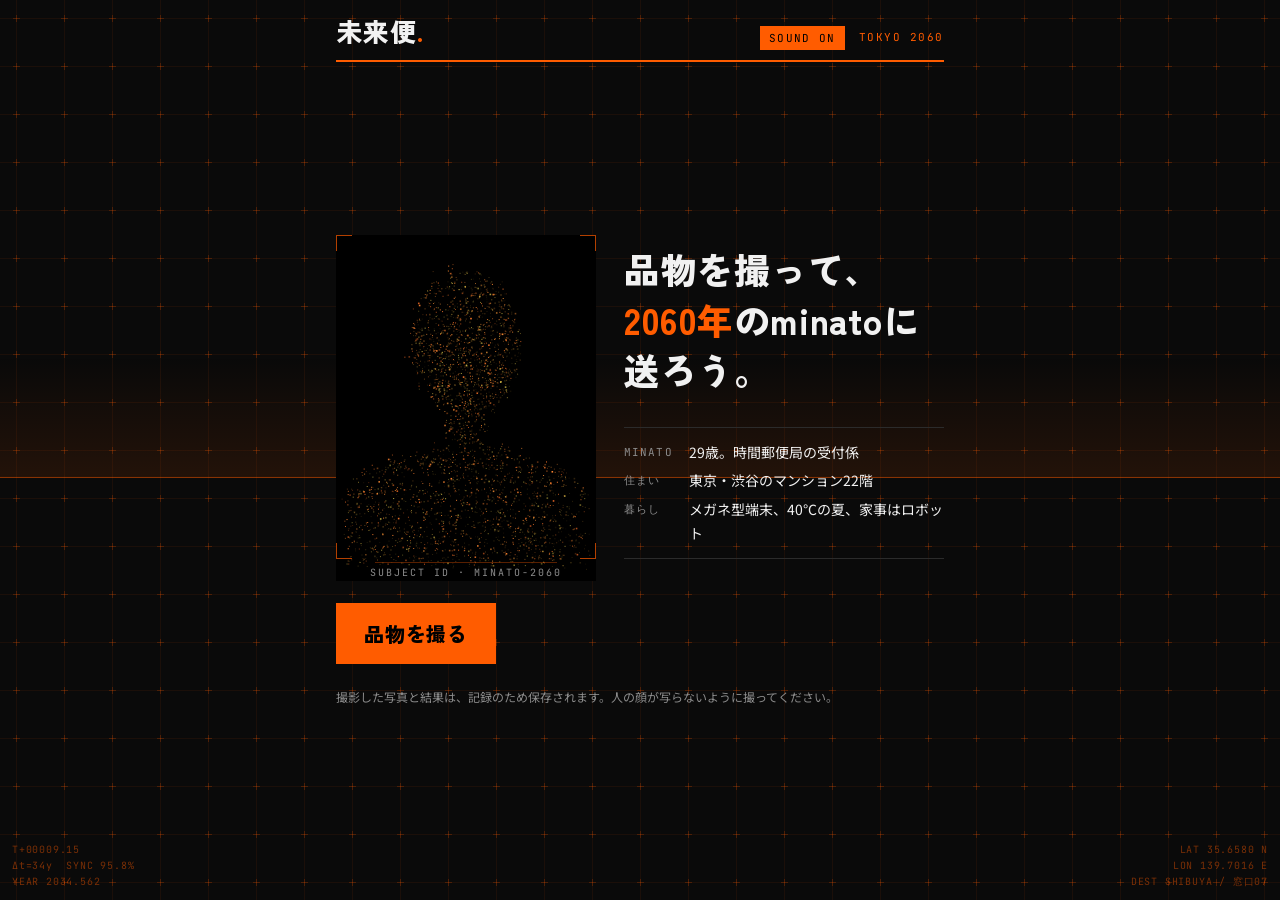
<file: gift.html>
<!doctype html>
<html lang="ja">
<head>
<meta charset="utf-8">
<meta name="viewport" content="width=device-width,initial-scale=1,viewport-fit=cover">
<title>未来便 minato</title>
<link rel="preconnect" href="https://fonts.googleapis.com">
<link rel="stylesheet" href="https://fonts.googleapis.com/css2?family=Zen+Kaku+Gothic+New:wght@700;900&family=Noto+Sans+JP:wght@400;700&family=JetBrains+Mono:wght@400;700&display=swap">
<style>
/* Layout: 1画面1枚のカード送り。黒地＋蛍光オレンジ。上に細いヘッダー、中央に1枚だけ表示 */
:root{
  --bk:#0a0a0a; --line:#2b2b2b;
  --fg:#f1f1f1; --mute:#8c8c8c; --or:#ff5c00;
  --f-disp:"Zen Kaku Gothic New","Noto Sans JP",system-ui,sans-serif;
  --f-body:"Noto Sans JP","Hiragino Sans",system-ui,sans-serif;
  --f-mono:"JetBrains Mono",ui-monospace,monospace;
  color-scheme:dark;
}
html,body{background:var(--bk);color:var(--fg);height:100%}
body{font-family:var(--f-body);font-size:15px;line-height:1.75}
.wrap{max-width:640px;margin:0 auto;min-height:100%;display:flex;flex-direction:column;gap:20px;padding-block:18px 40px;
  padding-left:max(16px,env(safe-area-inset-left,0px));padding-right:max(16px,env(safe-area-inset-right,0px))}
.hr{display:flex;gap:14px;align-items:center}
.snd{font-family:var(--f-mono);font-size:11px;letter-spacing:.12em;color:var(--mute);background:transparent;border:1px solid var(--line);padding:4px 8px;cursor:pointer}
.snd[aria-pressed="true"]{color:#000;background:var(--or);border-color:var(--or)}
.snd:focus-visible{outline:2px solid var(--fg);outline-offset:2px}
header{display:flex;justify-content:space-between;align-items:baseline;border-bottom:2px solid var(--or);padding-bottom:10px}
.logo{font-family:var(--f-disp);font-weight:900;font-size:26px;line-height:1;letter-spacing:.04em}
.logo em{font-style:normal;color:var(--or)}
.lbl{font-family:var(--f-mono);font-size:11px;letter-spacing:.14em;color:var(--or);text-transform:uppercase}
.mute{color:var(--mute)}

.card{flex:1;display:flex;flex-direction:column;justify-content:center;gap:22px;animation:in .45s ease both}
@keyframes in{from{opacity:0;transform:translateY(14px)}to{opacity:1;transform:none}}
@media (prefers-reduced-motion:reduce){.card,.pop{animation:none!important}}

.btn{font-family:var(--f-disp);font-weight:900;font-size:20px;letter-spacing:.04em;border:0;cursor:pointer;padding:16px 28px;background:var(--or);color:#000;display:inline-block;text-align:center}
.btn:hover{background:#ff7a2e}
.btn.ghost{background:transparent;color:var(--fg);border:1px solid var(--line);font-family:var(--f-body);font-size:14px;padding:12px 20px}
.btn.ghost:hover{border-color:var(--or)}
.btn:focus-visible,.shutter:focus-visible,.li:focus-visible{outline:2px solid var(--fg);outline-offset:3px}
.row{display:flex;gap:10px;flex-wrap:wrap;align-items:center}
.center{justify-content:center}

/* 受付 */
.hero{font-family:var(--f-disp);font-weight:900;font-size:clamp(30px,7vw,48px);line-height:1.4;letter-spacing:.02em;margin:0;text-wrap:balance}
.hero em{font-style:normal;color:var(--or)}
.who{display:grid;grid-template-columns:auto 1fr;gap:4px 16px;border-top:1px solid var(--line);border-bottom:1px solid var(--line);padding:12px 0;font-size:14px}
.who dt{font-family:var(--f-mono);font-size:11px;color:var(--mute);letter-spacing:.1em;padding-top:3px}
.who dd{margin:0}

/* 撮影・転送 */
.view{position:relative;width:100%;max-width:100%;aspect-ratio:4/3;background:#000;border:1px solid var(--line);overflow:hidden}
.view video,.view canvas{position:absolute;inset:0;width:100%;height:100%;object-fit:cover}
.view .tag{position:absolute;left:10px;top:10px;font-family:var(--f-mono);font-size:11px;color:var(--or);background:#000;padding:2px 6px}
.shutter{width:72px;height:72px;border-radius:50%;border:3px solid var(--fg);background:var(--or);cursor:pointer}
input[type=file]{position:absolute;width:1px;height:1px;opacity:0}
.status{font-family:var(--f-disp);font-weight:900;font-size:22px;color:var(--or)}
.coord{font-family:var(--f-mono);font-size:12px;color:var(--mute);font-variant-numeric:tabular-nums}

/* 結果カード */
.dots{display:flex;gap:6px}
.dots i{width:22px;height:3px;background:var(--line)}
.dots i.on{background:var(--or)}
.morph{display:grid;grid-template-columns:1fr auto 1fr;gap:12px;align-items:center}
.morph .ph{position:relative;aspect-ratio:1;background:var(--or);overflow:hidden}
.morph .ph canvas,.morph .ph img{width:100%;height:100%;object-fit:cover;display:block;filter:grayscale(1) contrast(1.15);mix-blend-mode:multiply}
.morph .arrow{font-family:var(--f-mono);color:var(--or);font-size:22px}
.morph .yr{font-family:var(--f-mono);font-size:12px;margin-top:6px}
.big{font-family:var(--f-disp);font-weight:900;font-size:clamp(26px,6vw,40px);line-height:1.4;margin:0;text-wrap:balance}
.lead{font-size:17px;margin:0;max-width:34em}
.scene{border-left:2px solid var(--line);padding-left:12px}
.scene p{margin:4px 0 0;font-size:16px;color:var(--mute)}
.quote{font-family:var(--f-disp);font-weight:700;font-size:clamp(20px,5vw,28px);line-height:1.7;margin:0;text-wrap:pretty}
.quote::before{content:"minato";display:block;font-family:var(--f-mono);font-size:12px;color:var(--or);letter-spacing:.14em;margin-bottom:6px}
.punch{display:flex;justify-content:space-between;align-items:center;gap:16px;flex-wrap:wrap;border-top:2px solid var(--or);padding-top:16px}
.punch q{font-family:var(--f-disp);font-weight:900;font-size:clamp(20px,4.6vw,28px);color:var(--or);quotes:"「" "」";flex:1 1 240px;line-height:1.4}
.stamp{font-family:var(--f-mono);font-weight:700;font-size:13px;letter-spacing:.12em;border:2px solid var(--or);color:var(--or);padding:6px 12px;white-space:nowrap}
.pop{animation:pop .4s cubic-bezier(.2,1.5,.4,1) both .5s}
@keyframes pop{from{opacity:0;transform:scale(1.8) rotate(-6deg)}to{opacity:1;transform:none}}

/* ログ */
.log{display:flex;flex-direction:column;gap:10px}
.loglist{display:flex;gap:8px;overflow-x:auto;padding-bottom:4px}
.li{flex:0 0 84px;background:var(--or);border:0;padding:0;cursor:pointer;aspect-ratio:1}
.li img{width:100%;height:100%;object-fit:cover;filter:grayscale(1) contrast(1.15);mix-blend-mode:multiply;display:block}
.err{color:var(--or);font-size:16px}
.flash{position:fixed;inset:0;background:#fff;pointer-events:none;z-index:50;animation:fl .7s ease-out forwards}
@keyframes fl{0%{opacity:1}20%{opacity:.9;background:#ff5c00}100%{opacity:0;background:#ff5c00}}
@media (prefers-reduced-motion:reduce){.flash{display:none}}
.view.warp{border-color:var(--or);box-shadow:0 0 40px rgba(255,92,0,.35)}

/* 背景：計器の方眼＋走査線 */
#bg{position:fixed;inset:0;width:100%;height:100%;z-index:0;pointer-events:none}
.wrap{position:relative;z-index:1}
.hud{position:fixed;z-index:0;pointer-events:none;font-family:var(--f-mono);font-size:10px;line-height:1.6;letter-spacing:.08em;color:var(--or);opacity:.45;font-variant-numeric:tabular-nums;white-space:pre}
.hud.l{left:max(12px,env(safe-area-inset-left,0px));bottom:calc(10px + env(safe-area-inset-bottom,0px))}
.hud.r{right:max(12px,env(safe-area-inset-right,0px));bottom:calc(10px + env(safe-area-inset-bottom,0px));text-align:right}
@media (max-width:520px){.hud.r{display:none}}
*,*::before,*::after{box-sizing:border-box}
body{margin:0}
img{max-width:100%}
[hidden]{display:none!important}
:root{padding-top:env(safe-area-inset-top,0px);padding-bottom:env(safe-area-inset-bottom,0px)}

/* 通信不安定のグリッチ */
.gl{animation:glt .38s steps(1) both}
@keyframes glt{
  0%{transform:translate(0);text-shadow:none;clip-path:none}
  15%{transform:translate(-3px,0);text-shadow:2px 0 rgba(255,40,0,.85),-2px 0 rgba(0,229,255,.7);clip-path:inset(10% 0 55% 0)}
  30%{transform:translate(4px,1px);text-shadow:-3px 0 rgba(255,40,0,.85),3px 0 rgba(0,229,255,.7);clip-path:inset(48% 0 12% 0)}
  45%{transform:translate(-1px,0);clip-path:none;opacity:.55}
  60%{transform:translate(2px,-1px);text-shadow:1px 0 rgba(255,40,0,.85),-1px 0 rgba(0,229,255,.7);clip-path:inset(0 0 70% 0);opacity:1}
  80%{transform:translate(0);clip-path:inset(30% 0 30% 0)}
  100%{transform:none;text-shadow:none;clip-path:none;opacity:1}
}
.wrap.pg{animation:pg .32s steps(1) both}
@keyframes pg{0%{transform:none}20%{transform:translate(-6px,0) skewX(-2deg)}40%{transform:translate(5px,2px);filter:contrast(1.4)}60%{transform:translate(-2px,-1px);opacity:.8}80%{transform:translate(3px,0)}100%{transform:none;filter:none;opacity:1}}
.static{position:fixed;inset:0;z-index:40;pointer-events:none;opacity:0;
  background:repeating-linear-gradient(0deg,rgba(255,92,0,.10) 0 1px,transparent 1px 3px),repeating-linear-gradient(0deg,transparent 0 37%,rgba(241,241,241,.08) 37% 39%,transparent 39% 71%,rgba(255,92,0,.12) 71% 72%,transparent 72%)}
.static.on{animation:st .3s steps(3) both}
@keyframes st{0%{opacity:1;background-position:0 0}33%{opacity:.7;background-position:0 23px}66%{opacity:1;background-position:0 -41px}100%{opacity:0}}
@media (prefers-reduced-motion:reduce){.gl,.wrap.pg,.static.on{animation:none}}

/* minato（粒子の人影） */
.intro{display:grid;grid-template-columns:minmax(0,260px) 1fr;gap:28px;align-items:center}
.introtext{display:flex;flex-direction:column;gap:18px;min-width:0}
.intro .hero{font-size:clamp(26px,4vw,36px)}
@media (max-width:560px){.intro{grid-template-columns:1fr;gap:16px}.intro .fig{max-width:200px}}
.fig{position:relative;width:100%;max-width:100%;aspect-ratio:3/4;background:#000}
.fig canvas{position:absolute;inset:0;width:100%;height:100%;display:block}
.fig i{position:absolute;width:16px;height:16px;border:1px solid var(--or);opacity:.7}
.fig .c1{top:0;left:0;border-right:0;border-bottom:0}.fig .c2{top:0;right:0;border-left:0;border-bottom:0}
.fig .c3{bottom:22px;left:0;border-right:0;border-top:0}.fig .c4{bottom:22px;right:0;border-left:0;border-top:0}
.figid{position:absolute;left:0;right:0;bottom:0;text-align:center;font-family:var(--f-mono);font-size:10px;letter-spacing:.2em;color:var(--mute)}
.fig.sm{width:84px;flex:0 0 84px}
.fig.sm .c3,.fig.sm .c4{bottom:0}
.speaker{display:flex;gap:14px;align-items:center}
.figname{font-family:var(--f-mono);font-size:13px;letter-spacing:.18em;color:var(--fg);margin-top:2px}
</style>
<script src="config.js"></script>
</head>
<body>

<canvas id="bg" aria-hidden="true"></canvas>
<div class="hud l" id="hudL" aria-hidden="true" data-fx="css"></div><div class="hud r" id="hudR" aria-hidden="true" data-fx="css"></div>
<div class="static" id="static" aria-hidden="true"></div>
<div class="wrap">
  <header><div class="logo">未来便<em>.</em></div><div class="hr"><button class="snd" id="snd" aria-pressed="false">SOUND OFF</button><div class="lbl" data-fx="text">Tokyo 2060</div></div></header>
  <main class="card" id="card"></main>
</div>

<script>
const $=s=>document.querySelector(s);
const card=$("#card");
const LKEY="miraibin_log_2060";
let stream=null;

function esc(s){return String(s??"").replace(/[&<>"]/g,c=>({"&":"&amp;","<":"&lt;",">":"&gt;",'"':"&quot;"}[c]))}
function loadLog(){try{return JSON.parse(localStorage.getItem(LKEY)||"[]")}catch{return[]}}
function saveLog(a){try{localStorage.setItem(LKEY,JSON.stringify(a.slice(0,24)))}catch{}}
function stopCam(){if(stream){stream.getTracks().forEach(t=>t.stop());stream=null}}
let unmountFig=null;
function render(html){if(unmountFig){unmountFig();unmountFig=null}card.style.animation="none";card.offsetHeight;card.style.animation="";card.innerHTML=html}


/* 受付 */
function home(){
  stopCam();
  const log=loadLog();
  render(`<div class="intro"><div class="fig" data-fx="css"><canvas id="fig"></canvas><i class="c1"></i><i class="c2"></i><i class="c3"></i><i class="c4"></i><div class="figid">SUBJECT ID · MINATO-2060</div></div>
    <div class="introtext"><h1 class="hero">品物を撮って、<br><em data-fx="text">2060年</em>のminatoに送ろう。</h1>
    <dl class="who">
      <dt data-fx="text">MINATO</dt><dd>29歳。時間郵便局の受付係</dd>
      <dt>住まい</dt><dd>東京・渋谷のマンション22階</dd>
      <dt>暮らし</dt><dd>メガネ型端末、40℃の夏、家事はロボット</dd>
    </dl></div></div>
    <div><button class="btn" id="go">品物を撮る</button></div>
    <div class="mute" style="font-size:12px">撮影した写真と結果は、記録のため保存されます。人の顔が写らないように撮ってください。</div>
    ${log.length?`<div class="log"><div class="lbl">これまでの贈り物</div><div class="loglist">${log.map((r,i)=>`<button class="li" data-i="${i}" aria-label="${esc(r.future_name)}"><img src="${r.thumb}" alt=""></button>`).join("")}</div></div>`:""}`);
  unmountFig=minatoFigure($("#fig"));
  $("#go").onclick=openCamera;
  card.querySelectorAll(".li").forEach(b=>b.onclick=()=>step1(log[+b.dataset.i]));
}

/* 撮影 */
async function openCamera(){
  try{
    stream=await navigator.mediaDevices.getUserMedia({video:{facingMode:"environment",width:{ideal:1280}},audio:false});
    render(`<div class="lbl">品物を真ん中に映してください</div>
      <div class="view"><video id="v" autoplay playsinline muted></video><div class="tag">● 2026</div></div>
      <div class="row center"><button class="shutter" id="shot" aria-label="撮影して送る"></button></div>
      <div class="row center"><button class="btn ghost" id="back">やめる</button></div>`);
    const v=$("#v");v.srcObject=stream;
    $("#shot").onclick=()=>{const c=document.createElement("canvas");c.width=v.videoWidth;c.height=v.videoHeight;c.getContext("2d").drawImage(v,0,0);SND.shutter();stopCam();send(c)};
    $("#back").onclick=home;
  }catch(e){uploadMode()}
}
function uploadMode(){
  render(`<div class="lbl">品物を撮影してください</div>
    <div><label class="btn" for="file">撮影する / 写真を選ぶ</label><input type="file" id="file" accept="image/*" capture="environment"></div>
    <div class="mute" style="font-size:13px">カメラを起動できませんでした。ブラウザのカメラ許可を確認するか、カメラアプリ・画像ファイルから送ってください。</div>
    <div><button class="btn ghost" id="back">やめる</button></div>`);
  $("#back").onclick=home;
  $("#file").onchange=e=>{const f=e.target.files[0];if(!f)return;const img=new Image();img.onload=()=>{const c=document.createElement("canvas");c.width=img.naturalWidth;c.height=img.naturalHeight;c.getContext("2d").drawImage(img,0,0);URL.revokeObjectURL(img.src);send(c)};img.src=URL.createObjectURL(f)};
}

function scaled(src,max){const k=Math.min(1,max/Math.max(src.width,src.height));const c=document.createElement("canvas");c.width=Math.round(src.width*k);c.height=Math.round(src.height*k);c.getContext("2d").drawImage(src,0,0,c.width,c.height);return c}
function square(src,size){const s=Math.min(src.width,src.height);const c=document.createElement("canvas");c.width=c.height=size;c.getContext("2d").drawImage(src,(src.width-s)/2,(src.height-s)/2,s,s,0,0,size,size);return c.toDataURL("image/jpeg",.75)}

/* 転送 */
async function send(srcCanvas){
  const img=scaled(srcCanvas,1024), thumb=square(srcCanvas,320);
  render(`<div class="view warp"><canvas id="fx"></canvas></div><div class="status" id="st">時空の歪みを通過中</div><div class="coord" id="co"></div>`);
  const stop=warp($("#fx"),img);
  const stopWarpSnd=SND.warp();
  const msgs=["時空の歪みを通過中","品物が変化しています","2060年に到着"];
  let i=0;const ti=setInterval(()=>{i=Math.min(i+1,msgs.length-1);const s=$("#st");if(s)s.textContent=msgs[i]},1500);
  const t0=performance.now();
  const ci=setInterval(()=>{const c=$("#co");if(c)c.textContent=`YEAR ${Math.min(2060,2026+((performance.now()-t0)/5000)*34).toFixed(2)}`},60);
  const minWait=new Promise(r=>setTimeout(r,5000));
  let res,err;
  try{
    if(!window.GAS_URL) throw {code:"no_config"};
    const image=img.toDataURL("image/jpeg",.85).split(",")[1];
    const req=fetch(window.GAS_URL,{method:"POST",headers:{"Content-Type":"text/plain;charset=utf-8"},body:JSON.stringify({image})})
      .then(async r=>{const t=await r.text();try{return JSON.parse(t)}catch{throw {code:"bad_response",detail:"GASからJSON以外の応答（"+r.status+"）。デプロイのアクセス権が「全員」か、URLが /exec で終わっているか確認してください。"}}})
      .then(d=>{if(!d.ok)throw {code:d.error||"server_error",detail:d.detail};return d.result});
    [res]=await Promise.all([req,minWait]);
  }catch(e){err=e&&e.code?e:{code:"network",detail:String(e&&e.message||e)};await minWait}
  clearInterval(ti);clearInterval(ci);stop();stopWarpSnd();
  flash();SND.arrive();
  if(err||!res) return fail(err);
  const entry={...res,thumb,at:Date.now()};
  const log=loadLog();log.unshift(entry);saveLog(log);
  step1(entry);
}

function warp(cv,img){
  const W=cv.width=960,H=cv.height=720,ctx=cv.getContext("2d"),cx=W/2,cy=H/2;
  const reduce=matchMedia("(prefers-reduced-motion: reduce)").matches;
  // 色ずれ用に赤・シアンの写真を用意
  const tint=c=>{const o=document.createElement("canvas");o.width=img.width;o.height=img.height;const g=o.getContext("2d");
    g.drawImage(img,0,0);g.globalCompositeOperation="multiply";g.fillStyle=c;g.fillRect(0,0,o.width,o.height);
    g.globalCompositeOperation="destination-in";g.drawImage(img,0,0);return o};
  const R=tint("#ff2a00"),C=tint("#00e5ff");
  const fit=Math.max(W/img.width,H/img.height);
  const stars=Array.from({length:260},()=>({a:Math.random()*Math.PI*2,z:Math.random(),w:Math.random()<.25}));
  const t0=performance.now();let raf,pz=0;
  function photo(t){
    // 0〜1.1s 揺れ・色ずれ → 1.1〜2.6s 渦を巻きながら中心へ吸い込まれる
    const suck=Math.max(0,Math.min(1,(t-1.1)/1.5)),e=suck*suck*suck;
    if(suck>=1)return;
    const sc=fit*(1-e*.97),rot=e*Math.PI*3,shift=6+Math.min(t,1.1)*22+e*40;
    ctx.save();ctx.translate(cx,cy);ctx.rotate(rot);ctx.scale(sc,sc);ctx.globalAlpha=1-e*.4;
    const iw=img.width,ih=img.height;
    ctx.drawImage(img,-iw/2,-ih/2);
    ctx.globalCompositeOperation="lighter";ctx.globalAlpha=.55;
    ctx.drawImage(R,-iw/2+shift/sc,-ih/2);ctx.drawImage(C,-iw/2-shift/sc,-ih/2);
    ctx.globalCompositeOperation="source-over";ctx.globalAlpha=1;
    // 横ずれの帯
    const n=Math.round(3+Math.min(t,2)*6);
    for(let i=0;i<n;i++){const y=(Math.random()*ih)|0,h=(4+Math.random()*ih*.06)|0,dx=(Math.random()-.5)*iw*(.08+e*.3);
      ctx.drawImage(img,0,y,iw,h,-iw/2+dx,-ih/2+y,iw,h)}
    ctx.restore();
  }
  (function f(now){
    const t=(now-t0)/1000,sp=reduce?.004:Math.min(.045,.004+t*t*.006);
    // 残像を残して流れを出す
    ctx.fillStyle=`rgba(0,0,0,${t<1.1?1:.28})`;ctx.fillRect(0,0,W,H);
    // トンネルの輪
    pz=(pz+sp*1.6)%1;
    for(let k=0;k<10;k++){
      const z=((k/10)+pz)%1,r=Math.pow(z,2.2)*W*.9;if(r<4)continue;
      ctx.save();ctx.translate(cx,cy);ctx.rotate(t*.6+k*.35);
      ctx.strokeStyle=`rgba(255,92,0,${Math.min(1,z*1.4)*.9})`;ctx.lineWidth=1+z*5;
      ctx.strokeRect(-r,-r*.75,r*2,r*1.5);ctx.restore();
    }
    // 光の筋
    for(const s of stars){
      const z0=s.z;s.z+=sp*(1+s.z*3);if(s.z>1){s.z=Math.random()*.1;s.a=Math.random()*Math.PI*2;continue}
      const r0=Math.pow(z0,2)*W*.8,r1=Math.pow(s.z,2)*W*.8,ca=Math.cos(s.a+t*.3),sa=Math.sin(s.a+t*.3);
      ctx.strokeStyle=s.w?`rgba(255,255,255,${s.z})`:`rgba(255,92,0,${s.z})`;ctx.lineWidth=.5+s.z*3;
      ctx.beginPath();ctx.moveTo(cx+ca*r0,cy+sa*r0);ctx.lineTo(cx+ca*r1,cy+sa*r1);ctx.stroke();
    }
    photo(t);
    // 中心の特異点
    const g=ctx.createRadialGradient(cx,cy,0,cx,cy,60+Math.sin(t*9)*10+Math.min(t,3)*20);
    g.addColorStop(0,"rgba(255,255,255,.95)");g.addColorStop(.3,"rgba(255,92,0,.7)");g.addColorStop(1,"rgba(255,92,0,0)");
    ctx.fillStyle=g;ctx.fillRect(0,0,W,H);
    // 走査線
    ctx.fillStyle="rgba(0,0,0,.18)";for(let y=(t*120)%4;y<H;y+=4)ctx.fillRect(0,y,W,1);
    raf=requestAnimationFrame(f);
  })(t0);
  return()=>cancelAnimationFrame(raf);
}

function flash(){const d=document.createElement("div");d.className="flash";document.body.appendChild(d);setTimeout(()=>d.remove(),700)}

/* 歪んだ写真（静止グリッチ） */
function glitch(cv,src){
  const im=new Image();im.onload=()=>{
    const S=cv.width=cv.height=320,ctx=cv.getContext("2d");ctx.drawImage(im,0,0,S,S);
    const step=()=>{ctx.drawImage(im,0,0,S,S);
      for(let i=0;i<9;i++){const y=Math.random()*S|0,h=4+Math.random()*26|0,dx=(Math.random()-.5)*60|0;ctx.drawImage(im,0,y,S,h,dx,y,S,h)}};
    step();let n=0;const iv=setInterval(()=>{step();if(++n>14)clearInterval(iv)},90);
  };im.src=src;
}

/* 1枚目：変化 */
function step1(r){
  render(`<div class="dots"><i class="on"></i><i></i></div>
    <div class="lbl">時空の歪みで、こう変化した</div>
    <div class="morph">
      <div><div class="ph"><img src="${r.thumb}" alt=""></div><div class="yr mute">2026 / ${esc(r.item_name)}</div></div>
      <div class="arrow">→</div>
      <div><div class="ph"><canvas id="gl"></canvas></div><div class="yr" style="color:var(--or)" data-fx="text">2060</div></div>
    </div>
    <h2 class="big" data-fx="text">${esc(r.future_name)}</h2>
    ${r.change?`<p class="lead">${esc(r.change)}</p><p class="lead mute">${esc(r.reason)}</p>`:`<p class="lead">${esc(r.future_form)}</p>`}
    <div><button class="btn" id="next">minatoに渡す</button></div>`);
  glitch($("#gl"),r.thumb);SND.glitch();
  $("#next").onclick=()=>step2(r);
}

/* 2枚目：minatoのツッコミ */
function step2(r){
  render(`<div class="dots"><i class="on"></i><i class="on"></i></div>
    <div class="speaker"><div class="fig sm" data-fx="css"><canvas id="fig"></canvas><i class="c1"></i><i class="c2"></i><i class="c3"></i><i class="c4"></i></div>
      <div><div class="lbl">${esc(r.future_name)} を受け取った</div><div class="figname" data-fx="text">MINATO-2060</div></div></div>
    ${r.scene?`<div class="scene" data-fx="css"><div class="lbl">2060年では</div><p>${esc(r.scene)}</p></div>`:""}
    <p class="quote" data-fx="css">${esc(r.tsukkomi)}</p>
    <div class="punch"><q>${esc(r.punchline)}</q><div class="stamp pop" data-fx="css">${esc(r.destination)}</div></div>
    <div class="row"><button class="btn" id="again">次の品物を撮る</button><button class="btn ghost" id="home">最初に戻る</button></div>`);
  unmountFig=minatoFigure($("#fig"),{talk:true});
  setTimeout(()=>SND.stamp(),520);
  $("#again").onclick=openCamera;$("#home").onclick=home;
}

function fail(e){
  SND.error();
  const code=e?.code;
  const msg=code==="rate_limited"?"混み合っています。少し待ってからもう一度送ってください。"
    :code==="no_config"?"送信先が設定されていません（config.js の GAS_URL を設定してください）。"
    :code==="bad_image"?"写真をうまく受け取れませんでした。もう一度撮ってください。"
    :"転送に失敗しました。もう一度送ってください。";
  render(`<div class="err">${esc(msg)}</div>${e?.detail?`<div class="mute" style="font-size:12px;word-break:break-all">詳細：${esc(e.detail)}</div>`:""}<div><button class="btn" id="go">もう一度撮る</button></div>`);
  $("#go").onclick=openCamera;
}

/* 背景アニメーション */
(function(){
  const cv=$("#bg"),ctx=cv.getContext("2d"),L=$("#hudL"),Rr=$("#hudR");
  const reduce=matchMedia("(prefers-reduced-motion: reduce)").matches;
  let W,H,dpr;
  function size(){dpr=Math.min(2,devicePixelRatio||1);W=innerWidth;H=innerHeight;cv.width=W*dpr;cv.height=H*dpr;ctx.setTransform(dpr,0,0,dpr,0,0)}
  size();addEventListener("resize",size);
  const G=48,t0=performance.now();
  function grid(){
    ctx.lineWidth=1;
    ctx.strokeStyle="rgba(255,92,0,.07)";ctx.beginPath();
    for(let x=(W/2)%G;x<W;x+=G){ctx.moveTo(x+.5,0);ctx.lineTo(x+.5,H)}
    for(let y=(H/2)%G;y<H;y+=G){ctx.moveTo(0,y+.5);ctx.lineTo(W,y+.5)}
    ctx.stroke();
    ctx.strokeStyle="rgba(255,92,0,.22)";ctx.beginPath();
    for(let x=(W/2)%G;x<W;x+=G)for(let y=(H/2)%G;y<H;y+=G){ctx.moveTo(x-3,y+.5);ctx.lineTo(x+4,y+.5);ctx.moveTo(x+.5,y-3);ctx.lineTo(x+.5,y+4)}
    ctx.stroke();
  }
  function frame(now){
    const t=(now-t0)/1000;
    ctx.clearRect(0,0,W,H);grid();
    if(!reduce){
      // 走査線（上から下へ、6秒周期）
      const y=((t/6)%1)*(H+160)-80;
      const g=ctx.createLinearGradient(0,y-120,0,y);
      g.addColorStop(0,"rgba(255,92,0,0)");g.addColorStop(1,"rgba(255,92,0,.10)");
      ctx.fillStyle=g;ctx.fillRect(0,y-120,W,120);
      ctx.fillStyle="rgba(255,92,0,.55)";ctx.fillRect(0,y,W,1);
      // 走査線が通った交点を光らせる
      ctx.fillStyle="rgba(255,92,0,.8)";
      const gy=Math.round((y-(H/2)%G)/G)*G+(H/2)%G;
      if(Math.abs(gy-y)<10)for(let x=(W/2)%G;x<W;x+=G)ctx.fillRect(x-1,gy-1,3,3);
      // 横に流れる細いノイズ帯（たまに）
      if((t%4)<.12){ctx.fillStyle="rgba(255,92,0,.06)";ctx.fillRect(0,(Math.sin(t*13)*.5+.5)*H,W,2+Math.random()*6)}
    }
    const yr=2026+((Math.sin(t*.4)*.5+.5)*34);
    L.textContent=`T+${t.toFixed(2).padStart(8,"0")}\nΔt=34y  SYNC ${(97+Math.sin(t*2)*2.4).toFixed(1)}%\nYEAR ${yr.toFixed(3)}`;
    Rr.textContent=`LAT 35.6580 N\nLON 139.7016 E\nDEST SHIBUYA / 窓口07`;
    if(!reduce)requestAnimationFrame(frame);
  }
  requestAnimationFrame(frame);
})();

/* サウンド（Web Audioで合成。音声ファイルなし） */
const SND=(()=>{
  let ac=null,master=null,bgmBus=null,sfxBus=null,on=false,bgmNodes=null,arpTimer=null;
  on=true;try{on=localStorage.getItem("miraibin_sound")!=="off"}catch{}
  const btn=$("#snd");
  function ui(){btn.textContent=on?"SOUND ON":"SOUND OFF";btn.setAttribute("aria-pressed",on)}
  function init(){
    if(ac)return;
    ac=new (window.AudioContext||window.webkitAudioContext)();
    master=ac.createGain();master.gain.value=.8;master.connect(ac.destination);
    // 空間っぽさ用のディレイ
    const dl=ac.createDelay(1),fb=ac.createGain(),wet=ac.createGain();
    dl.delayTime.value=.33;fb.gain.value=.38;wet.gain.value=.35;
    dl.connect(fb);fb.connect(dl);dl.connect(wet);wet.connect(master);
    bgmBus=ac.createGain();bgmBus.gain.value=0;bgmBus.connect(master);bgmBus.connect(dl);
    sfxBus=ac.createGain();sfxBus.gain.value=.9;sfxBus.connect(master);sfxBus.connect(dl);
  }
  function noiseBuf(sec){const b=ac.createBuffer(1,ac.sampleRate*sec,ac.sampleRate),d=b.getChannelData(0);for(let i=0;i<d.length;i++)d[i]=Math.random()*2-1;return b}
  function tone(freq,dur,{type="sine",vol=.3,at=0,slide=0,bus=sfxBus}={}){
    if(!ac||!on)return;const t=ac.currentTime+at,o=ac.createOscillator(),g=ac.createGain();
    o.type=type;o.frequency.setValueAtTime(freq,t);if(slide)o.frequency.exponentialRampToValueAtTime(slide,t+dur);
    g.gain.setValueAtTime(0,t);g.gain.linearRampToValueAtTime(vol,t+.01);g.gain.exponentialRampToValueAtTime(.0001,t+dur);
    o.connect(g);g.connect(bus);o.start(t);o.stop(t+dur+.05);
  }
  function noise(dur,{vol=.3,f=2000,q=1,type="bandpass",at=0,fTo=0}={}){
    if(!ac||!on)return;const t=ac.currentTime+at,n=ac.createBufferSource(),fl=ac.createBiquadFilter(),g=ac.createGain();
    n.buffer=noiseBuf(dur+.1);fl.type=type;fl.frequency.setValueAtTime(f,t);if(fTo)fl.frequency.exponentialRampToValueAtTime(fTo,t+dur);fl.Q.value=q;
    g.gain.setValueAtTime(vol,t);g.gain.exponentialRampToValueAtTime(.0001,t+dur);
    n.connect(fl);fl.connect(g);g.connect(sfxBus);n.start(t);n.stop(t+dur+.05);
  }
  /* BGM：低いドローン＋ゆっくりしたアルペジオ */
  function bgmStart(){
    if(!ac||bgmNodes)return;
    const fl=ac.createBiquadFilter();fl.type="lowpass";fl.frequency.value=420;fl.Q.value=6;
    const lfo=ac.createOscillator(),lg=ac.createGain();lfo.frequency.value=.07;lg.gain.value=260;lfo.connect(lg);lg.connect(fl.frequency);lfo.start();
    const g=ac.createGain();g.gain.value=.16;fl.connect(g);g.connect(bgmBus);
    const oscs=[55,55*1.5,110.4].map((f,i)=>{const o=ac.createOscillator();o.type=i===2?"triangle":"sawtooth";o.frequency.value=f;o.detune.value=(i-1)*7;o.connect(fl);o.start();return o});
    bgmNodes={oscs,lfo};
    const scale=[220,261.6,293.7,329.6,392,440,523.3];let k=0;
    arpTimer=setInterval(()=>{if(!on)return;if(Math.random()<.35)return;
      const f=scale[(k*3+Math.floor(Math.random()*3))%scale.length]*(Math.random()<.2?2:1);k++;
      tone(f,1.6,{type:"triangle",vol:.05,bus:bgmBus})},700);
    bgmBus.gain.cancelScheduledValues(ac.currentTime);bgmBus.gain.setTargetAtTime(1,ac.currentTime,1.2);
  }
  function bgmDuck(v,tc=.3){if(ac)bgmBus.gain.setTargetAtTime(on?v:0,ac.currentTime,tc)}
  function setOn(v){
    on=v;try{localStorage.setItem("miraibin_sound",on?"on":"off")}catch{}ui();
    if(on){init();ac.resume();bgmStart();bgmDuck(1,1)}else if(ac){bgmDuck(0,.2)}
  }
  btn.onclick=()=>setOn(!on);
  ui();
  // ブラウザは操作前に音を鳴らせないので、最初のクリックで開始
  document.addEventListener("pointerdown",()=>{if(on){init();ac.resume();bgmStart()}},{once:true});
  // ボタンのクリック音
  document.addEventListener("click",e=>{if(e.target.closest(".btn,.li"))tone(880,.08,{type:"square",vol:.06,slide:1320})});
  return{
    shutter(){noise(.12,{vol:.5,f:3000,q:.7,type:"highpass"});tone(1600,.05,{type:"square",vol:.12})},
    warp(){
      if(!ac||!on)return()=>{};
      bgmDuck(.35,1.5);
      const t=ac.currentTime,D=12;
      // ゆっくり持ち上がる柔らかいパッド（5度の和音）
      const pad=ac.createGain(),fl=ac.createBiquadFilter();
      fl.type="lowpass";fl.Q.value=2;fl.frequency.setValueAtTime(350,t);fl.frequency.linearRampToValueAtTime(1800,t+D);
      const lfo=ac.createOscillator(),lg=ac.createGain();lfo.frequency.value=.25;lg.gain.value=180;lfo.connect(lg);lg.connect(fl.frequency);
      pad.gain.setValueAtTime(0,t);pad.gain.linearRampToValueAtTime(.07,t+3);
      const oscs=[110,165,220.5].map((f,i)=>{const o=ac.createOscillator();o.type=i===1?"sine":"triangle";
        o.frequency.setValueAtTime(f,t);o.frequency.exponentialRampToValueAtTime(f*2,t+D);o.connect(fl);return o});
      fl.connect(pad);pad.connect(sfxBus);
      // 遠くを流れる風（こもった音）
      const n=ac.createBufferSource(),nf=ac.createBiquadFilter(),ng=ac.createGain();
      n.buffer=noiseBuf(2);n.loop=true;nf.type="lowpass";nf.Q.value=.7;nf.frequency.setValueAtTime(250,t);nf.frequency.linearRampToValueAtTime(1200,t+D);
      ng.gain.setValueAtTime(0,t);ng.gain.linearRampToValueAtTime(.05,t+4);
      n.connect(nf);nf.connect(ng);ng.connect(sfxBus);
      [lfo,n,...oscs].forEach(x=>x.start(t));
      // 時を刻む小さな音（1秒ごと、少しずつ高く）
      let i=0;const tick=setInterval(()=>{tone(1320+Math.min(i,20)*25,.12,{type:"sine",vol:.025});i++},1000);
      return()=>{clearInterval(tick);const e=ac.currentTime;
        pad.gain.cancelScheduledValues(e);ng.gain.cancelScheduledValues(e);
        pad.gain.setTargetAtTime(0,e,.25);ng.gain.setTargetAtTime(0,e,.3);[lfo,n,...oscs].forEach(x=>x.stop(e+1.5))};
    },
    arrive(){
      tone(110,1.4,{vol:.25,slide:55});noise(.9,{vol:.12,f:600,q:.5,type:"lowpass",fTo:120});
      [523.3,659.3,784,1046.5].forEach((f,i)=>tone(f,2.2,{type:"sine",vol:.06,at:.05+i*.08}));
      setTimeout(()=>bgmDuck(1,1.5),900);
    },
    glitch(){for(let i=0;i<7;i++)tone(200+Math.random()*1800,.05,{type:"square",vol:.06,at:i*.09})},
    stamp(){tone(90,.25,{vol:.5,slide:50});noise(.1,{vol:.4,f:1200,q:.8})},
    static(){noise(.22,{vol:.06,f:2600,q:.6});tone(60,.15,{type:"square",vol:.03})},
    tick(){noise(.06,{vol:.035,f:4000,q:1})},
    error(){tone(330,.25,{type:"sawtooth",vol:.12,slide:165});tone(220,.4,{type:"sawtooth",vol:.12,at:.22,slide:110});bgmDuck(1,1)}
  };
})();

/* minatoの姿：粒子が集まって人の上半身の形に揺れる */
function minatoFigure(cv,{talk=false}={}){
  const reduce=matchMedia("(prefers-reduced-motion: reduce)").matches;
  const dpr=Math.min(2,devicePixelRatio||1),r=cv.getBoundingClientRect();
  const W=Math.max(60,r.width),H=Math.max(80,r.height);
  cv.width=W*dpr;cv.height=H*dpr;const ctx=cv.getContext("2d");ctx.setTransform(dpr,0,0,dpr,0,0);
  const sub=cv.parentElement.querySelector(".figid")?18:0, FH=H-sub;
  // 形の判定（0〜1の座標）：頭・首・肩
  function inside(x,y){
    const hx=(x-.5)/.21,hy=(y-.33)/.23;if(hx*hx+hy*hy<1)return true;
    if(y>.52&&y<.7&&Math.abs(x-.5)<.075)return true;
    if(y>=.64&&y<=1){const k=Math.min(1,(y-.64)/.14),hw=.12+Math.sin(k*Math.PI/2)*.34;return Math.abs(x-.5)<hw}
    return false;
  }
  const N=Math.round(Math.min(3200,W*FH/9)),P=[];
  while(P.length<N){
    const x=Math.random(),y=Math.random();if(!inside(x,y))continue;
    // 顔の中心と胸元を少し濃く
    const d=Math.hypot(x-.5,(y-.42)*1.3);if(Math.random()>.45+.55*Math.exp(-d*d*18))continue;
    P.push({hx:x,hy:y,x:Math.random(),y:Math.random()*1.1,vx:0,vy:0,a:.25+Math.random()*.75,s:Math.random()<.12?1.6:1,ph:Math.random()*6.28});
  }
  let raf,kick=0;const t0=performance.now();
  cv.parentElement._kick=()=>{kick=1};
  function frame(now){
    const t=(now-t0)/1000;
    ctx.clearRect(0,0,W,H);
    const sway=Math.sin(t*.7)*.008,breath=1+Math.sin(t*1.6)*.006;
    const amp=talk?(.004+.004*(Math.sin(t*9)*.5+.5)*(Math.sin(t*1.3)>-.2?1:.2)):.003;
    if(kick>0){for(const p of P){p.vx+=(Math.random()-.5)*.03*kick;p.vy+=(Math.random()-.5)*.02*kick}kick=0}
    for(const p of P){
      const tx=.5+(p.hx-.5)*breath+sway*(1-p.hy),ty=p.hy;
      p.vx+=(tx-p.x)*.045+Math.sin(t*2+p.ph)*amp*.15+(Math.random()-.5)*amp;
      p.vy+=(ty-p.y)*.045+Math.cos(t*1.7+p.ph)*amp*.15+(Math.random()-.5)*amp;
      p.vx*=.82;p.vy*=.82;p.x+=p.vx;p.y+=p.vy;
      const fl=.6+.4*Math.sin(t*3+p.ph);
      ctx.fillStyle=`rgba(255,${110+(p.ph*20|0)},${40+(p.ph*8|0)},${p.a*fl})`;
      ctx.fillRect(p.x*W,p.y*FH,p.s,p.s);
    }
    // 足元の走査線
    ctx.fillStyle="rgba(255,92,0,.35)";ctx.fillRect(W*.15,FH*.995,W*.7,1);
    if(!reduce)raf=requestAnimationFrame(frame);
  }
  if(reduce){for(const p of P){p.x=p.hx;p.y=p.hy}}
  raf=requestAnimationFrame(frame);
  return()=>cancelAnimationFrame(raf);
}

/* 未来の要素にときどきグリッチをかける（通信が不安定な感じ） */
(function(){
  if(matchMedia("(prefers-reduced-motion: reduce)").matches)return;
  const GL="▓▒░#%&@$01ﾐﾅﾄ█▚▞";
  function glitchEl(el){
    if(el.classList.contains("gl"))return;
    el.classList.remove("gl");void el.offsetWidth;el.classList.add("gl");
    if(el.dataset.fx==="text"&&el.children.length===0){
      const orig=el.textContent;let n=0;
      const iv=setInterval(()=>{
        if(!el.isConnected){clearInterval(iv);return}
        el.textContent=[...orig].map(c=>c.trim()&&Math.random()<.35?GL[Math.random()*GL.length|0]:c).join("");
        if(++n>5){clearInterval(iv);el.textContent=orig}
      },55);
    }
    setTimeout(()=>el.classList.remove("gl"),400);
  }
  function visible(el){const r=el.getBoundingClientRect();return r.width>0&&r.bottom>0&&r.top<innerHeight}
  function small(){
    if(!document.querySelector(".view.warp")){
      const els=[...document.querySelectorAll("[data-fx]")].filter(visible);
      if(els.length){
        const n=Math.random()<.3?2:1;
        for(let i=0;i<n;i++){const el=els[Math.random()*els.length|0];glitchEl(el);el._kick&&el._kick()}
        SND.tick();
      }
    }
    setTimeout(small,3500+Math.random()*6000);
  }
  function big(){
    if(!document.querySelector(".view.warp")){
      const w=document.querySelector(".wrap"),st=$("#static");
      w.classList.remove("pg");st.classList.remove("on");void w.offsetWidth;
      w.classList.add("pg");st.classList.add("on");SND.static();
      setTimeout(()=>{w.classList.remove("pg");st.classList.remove("on")},360);
    }
    setTimeout(big,18000+Math.random()*20000);
  }
  setTimeout(small,2500);
  setTimeout(big,12000);
})();

home();
</script>
</body>
</html>
</file>
